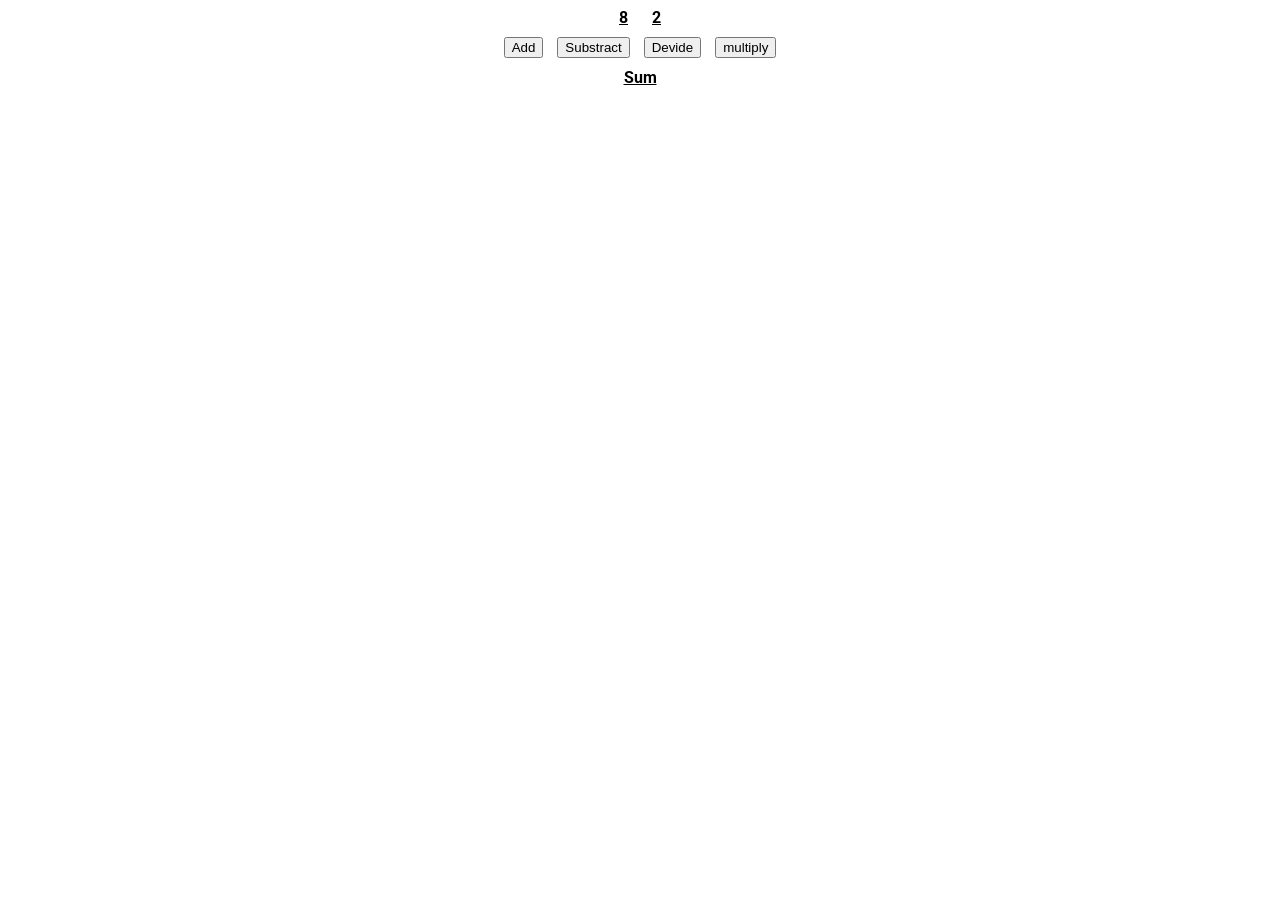
<file: basic calculator/index.html>
<!DOCTYPE html>
<html lang="en">

<head>
    <meta charset="UTF-8">
    <meta name="viewport" content="width=device-width, initial-scale=1.0">
    <link rel="preconnect" href="https://fonts.googleapis.com">
    <link rel="preconnect" href="https://fonts.gstatic.com" crossorigin>
    <link
        href="https://fonts.googleapis.com/css2?family=Happy+Monkey&family=Roboto:ital,wght@0,100..900;1,100..900&display=swap"
        rel="stylesheet">
    <link rel="stylesheet" href="style.css">
    <title>Basic Calculator</title>
</head>

<body>
    <span id="num1-el"></span>
    <span id="num2-el"></span>
    <br>
    <button onclick="add()">Add</button>
    <button onclick="substract()">Substract</button>
    <button onclick="devide()">Devide</button>
    <button onclick="multiply()">multiply</button>
    <br>
    <span id="sum-el"> Sum</span>

    <script src="app.js"></script>
</body>

</html>
</file>
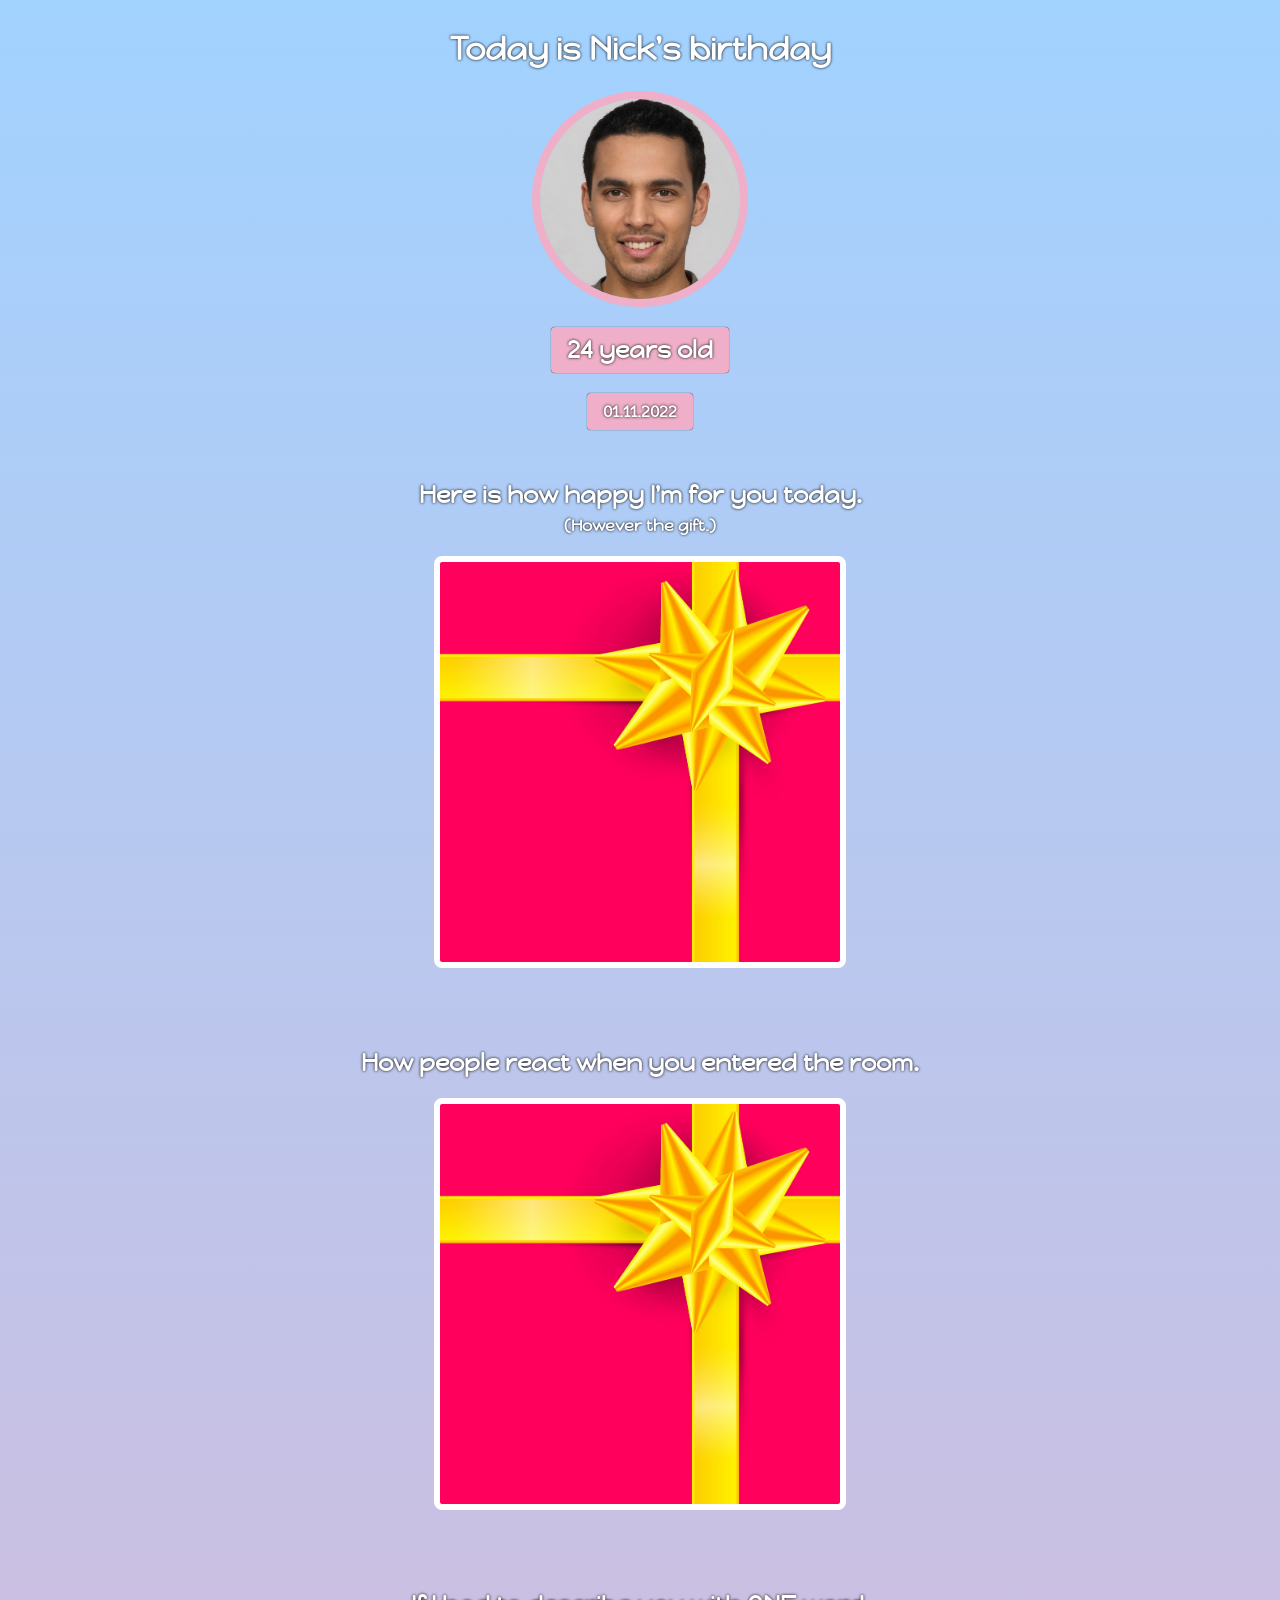
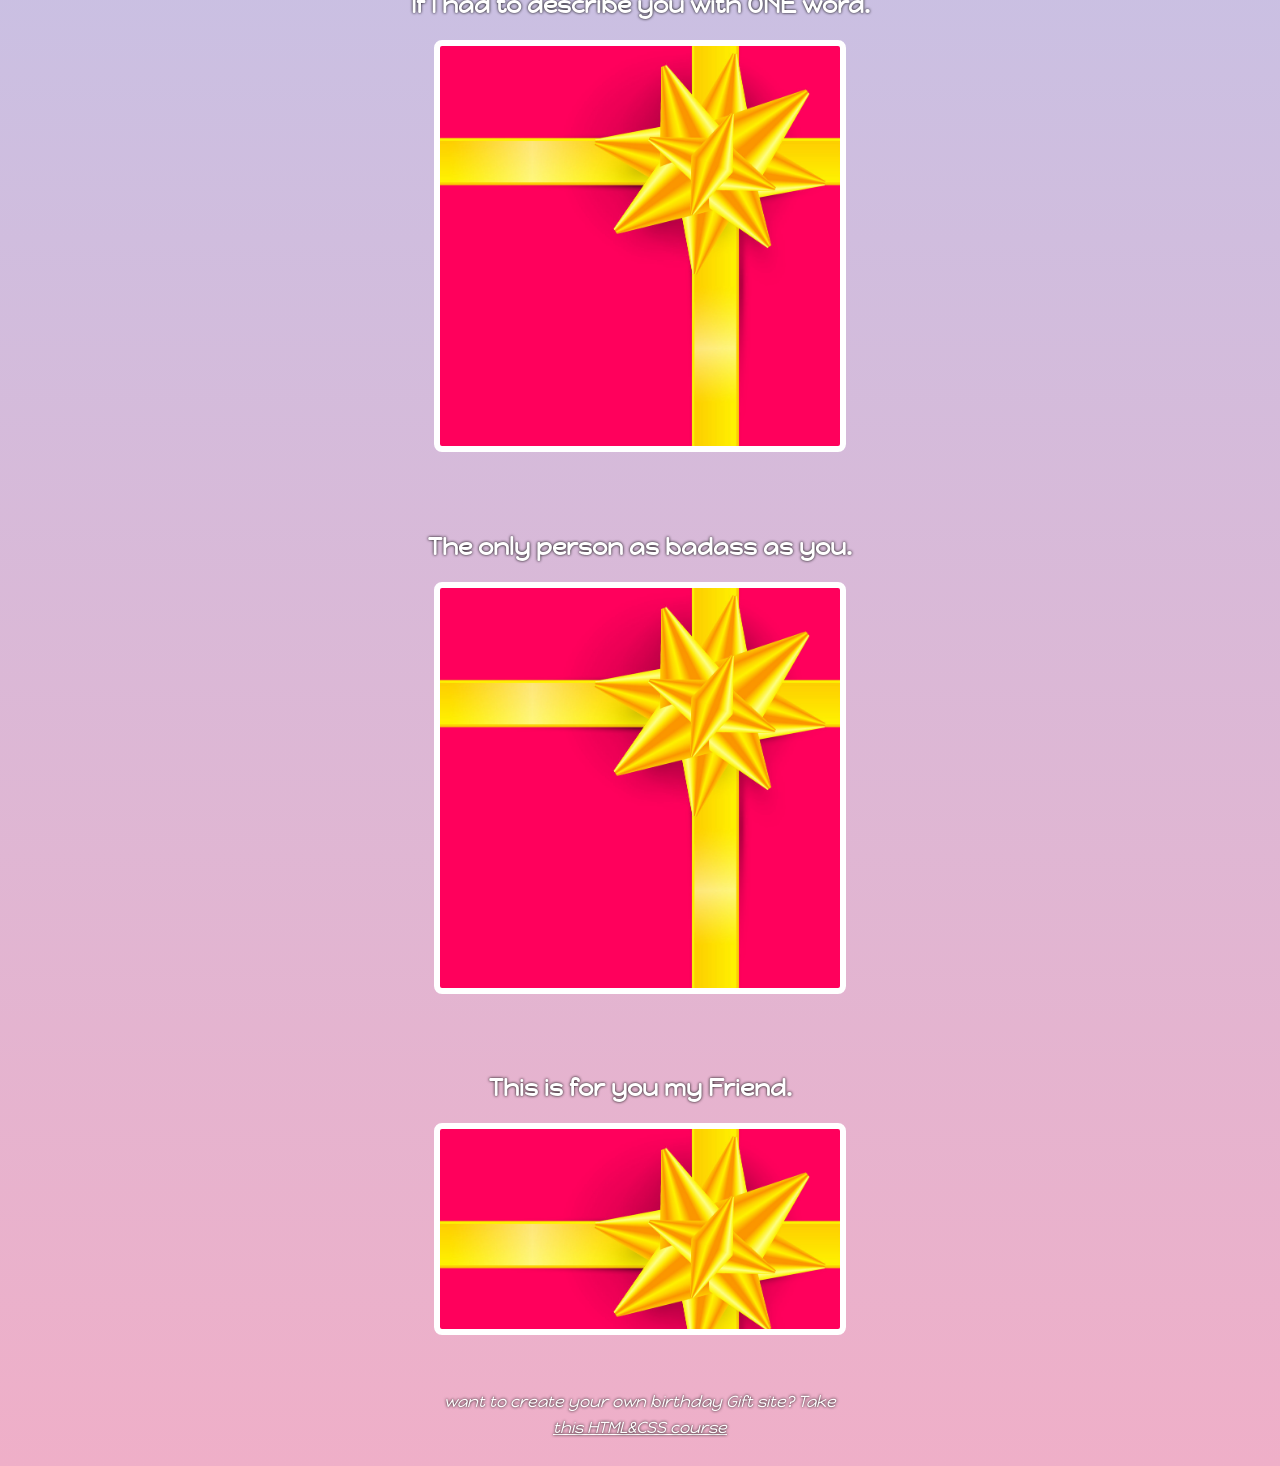
<file: birthGiftSite/index.html>
<!DOCTYPE html>
<html lang="en">

<head>
    <meta charset="UTF-8">
    <meta name="viewport" content="width=device-width, initial-scale=1.0">
    <link rel="preconnect" href="https://fonts.googleapis.com">
    <link rel="preconnect" href="https://fonts.gstatic.com" crossorigin>
    <link href="https://fonts.googleapis.com/css2?family=Happy+Monkey&display=swap" rel="stylesheet">
    <link rel="stylesheet" href="style.css">
    <title>Birthday Gift</title>
</head>

<body>
    <h1>Today is Nick's birthday</h1>
    <img src="./images/nick.jpg" alt="nick looking at the camera and smiling" class="nick-img">
    <h2 id="age">24 years old</h2>
    <h4 id="date">01.11.2022</h4>
    <div class="gift-section">
        <h2 class="gift-text">Here is how happy I'm for you today.</h2>
        <h4 class="gift-hint">(However the gift.)</h4>
        <div class="gift-img hover-gif1"></div>
    </div>
    <div class="gift-section">
        <h2 class="gift-text">How people react when you entered the room.</h2>
        <div class="gift-img hover-gif2"></div>
    </div>
    <div class="gift-section">
        <h2 class="gift-text">If I had to describe you with ONE word.</h2>
        <div class="gift-img hover-gif3"></div>
    </div>
    <div class="gift-section">
        <h2 class="gift-text">The only person as badass as you.</h2>
        <div class="gift-img hover-gif4"></div>
    </div>
    <div class="gift-section" >
        <h2 class="gift-text">This is for you my Friend.</h2>
        <div class="gift-img hover-gif5" id="final-gift-section"></div>
    </div>
    <p class="footer-txt">want to create your own birthday Gift site? Take</p>
    <a href="https://scrimba.com/learn/htmlandcss" class="link"> this HTML&CSS course</a>
</body>

</html>
</file>
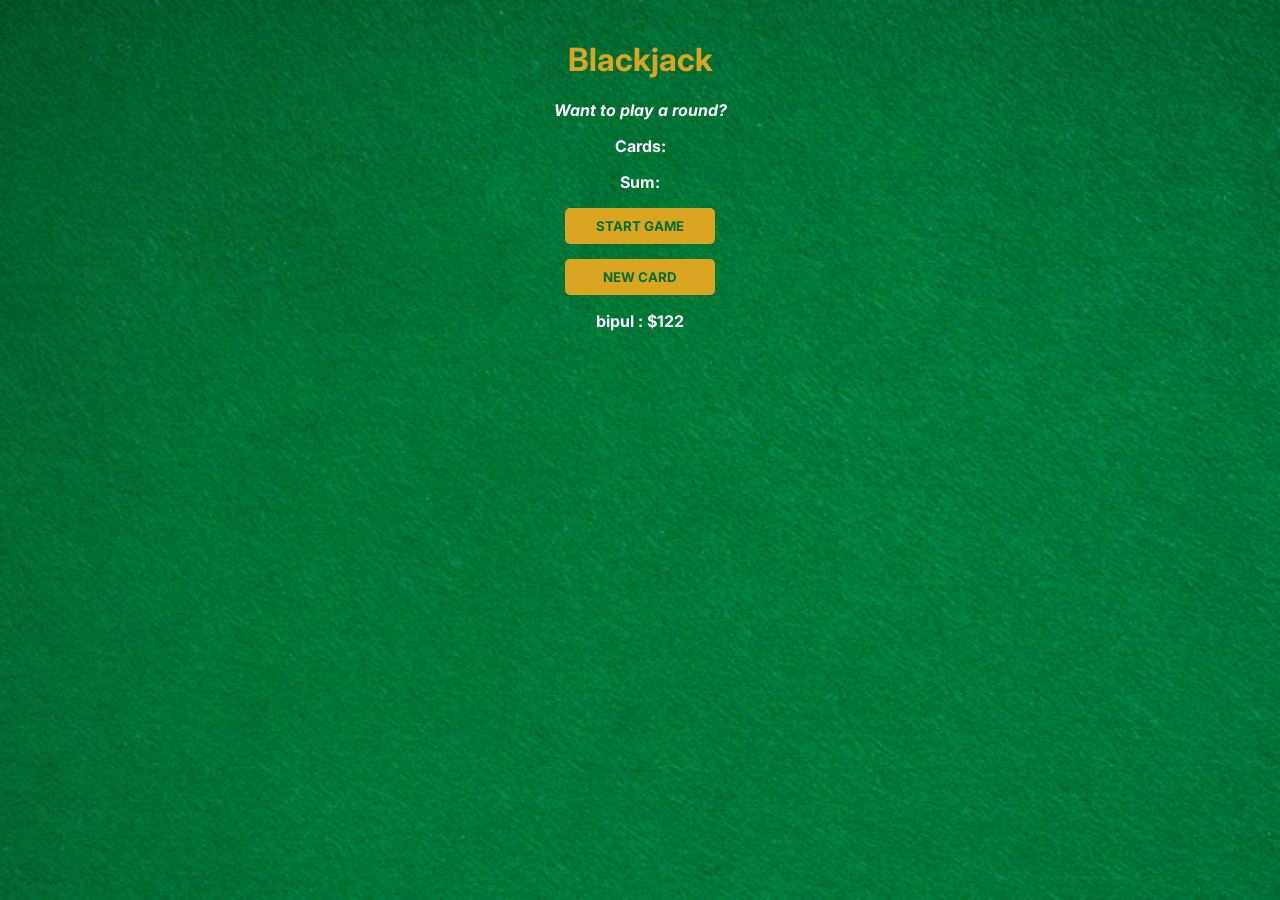
<file: blackjack game/index.html>
<!DOCTYPE html>
<html lang="en">

<head>
    <meta charset="UTF-8">
    <meta name="viewport" content="width=device-width, initial-scale=1.0">
    <link rel="preconnect" href="https://fonts.googleapis.com">
    <link rel="preconnect" href="https://fonts.gstatic.com" crossorigin>
    <link href="https://fonts.googleapis.com/css2?family=Happy+Monkey&family=Inter:ital,opsz,wght@0,14..32,100..900;
        1,14..32,100..900&family=Roboto:ital,wght@0,100..900;1,100..900&display=swap" rel="stylesheet">
    <link rel="stylesheet" href="style.css">
    <title>Document</title>
</head>

<body>

<h1>Blackjack</h1>
<p id="message-el">Want to play a round?</p>
<p id="card-el">Cards:</p>
<p id="sum-el">Sum:</p>
<button onclick="startGame()">START GAME</button>
<button onclick="newCard()">NEW CARD</button>
<p id="plyer-el"></p>


    <script src="app.js"></script>
</body>

</html>
</file>
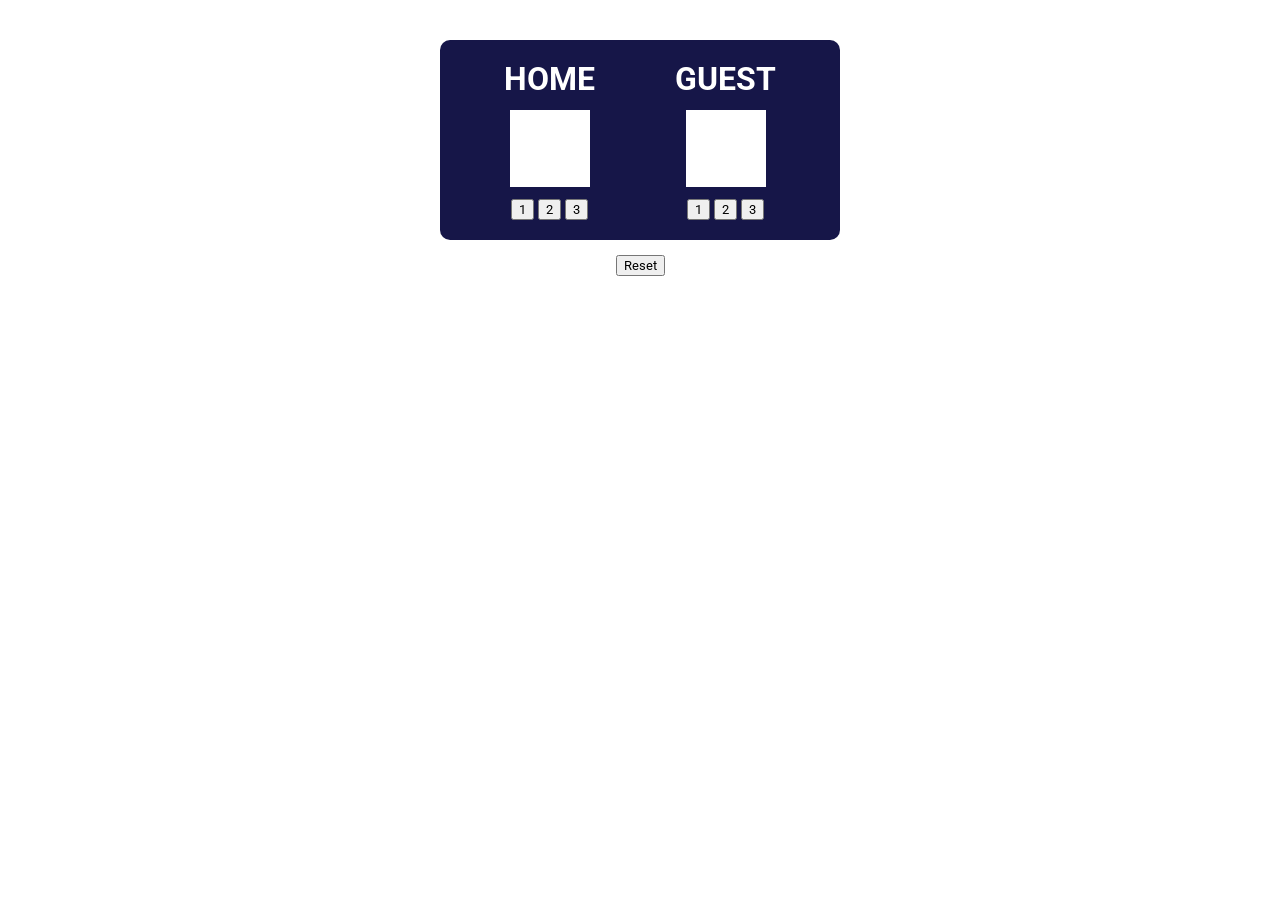
<file: BusketBall Score Board/index.html>
<!DOCTYPE html>
<html lang="en">

<head>
    <meta charset="UTF-8">
    <meta name="viewport" content="width=device-width, initial-scale=1.0">
    <link rel="preconnect" href="https://fonts.googleapis.com">
    <link rel="preconnect" href="https://fonts.gstatic.com" crossorigin>
    <link
        href="https://fonts.googleapis.com/css2?family=Happy+Monkey&family=Roboto:ital,wght@0,100..900;1,100..900&display=swap"
        rel="stylesheet">
    <link rel="stylesheet" href="style.css">
    <title>Busketball Score</title>
</head>

<body>
    <div class="container">
        <div class="section">
            <h1 class="heading">HOME</h1>
            <div class="score">
                <h1 id="teamOne"></h1>
            </div>
            <div class="increments">
                <button onclick="addOne()">1</button>
                <button onclick="addTwo()">2</button>
                <button onclick="addThree()">3</button>
            </div>
        </div>
        <div class="section">
            <h1 class="heading">GUEST</h1>
            <div class="score">
                <h1 id="teamTwo"></h1>
            </div>
            <div class="increments">
                <button onclick="guestAddOne()">1</button>
                <button onclick="guestAddTwo()">2</button>
                <button onclick="guestAddThree()">3</button>
            </div>
        </div>
    </div>
    <div class="reset">
        <button onclick="reset()">Reset</button>
    </div>


    <script src="app.js"></script>
</body>

</html>
</file>
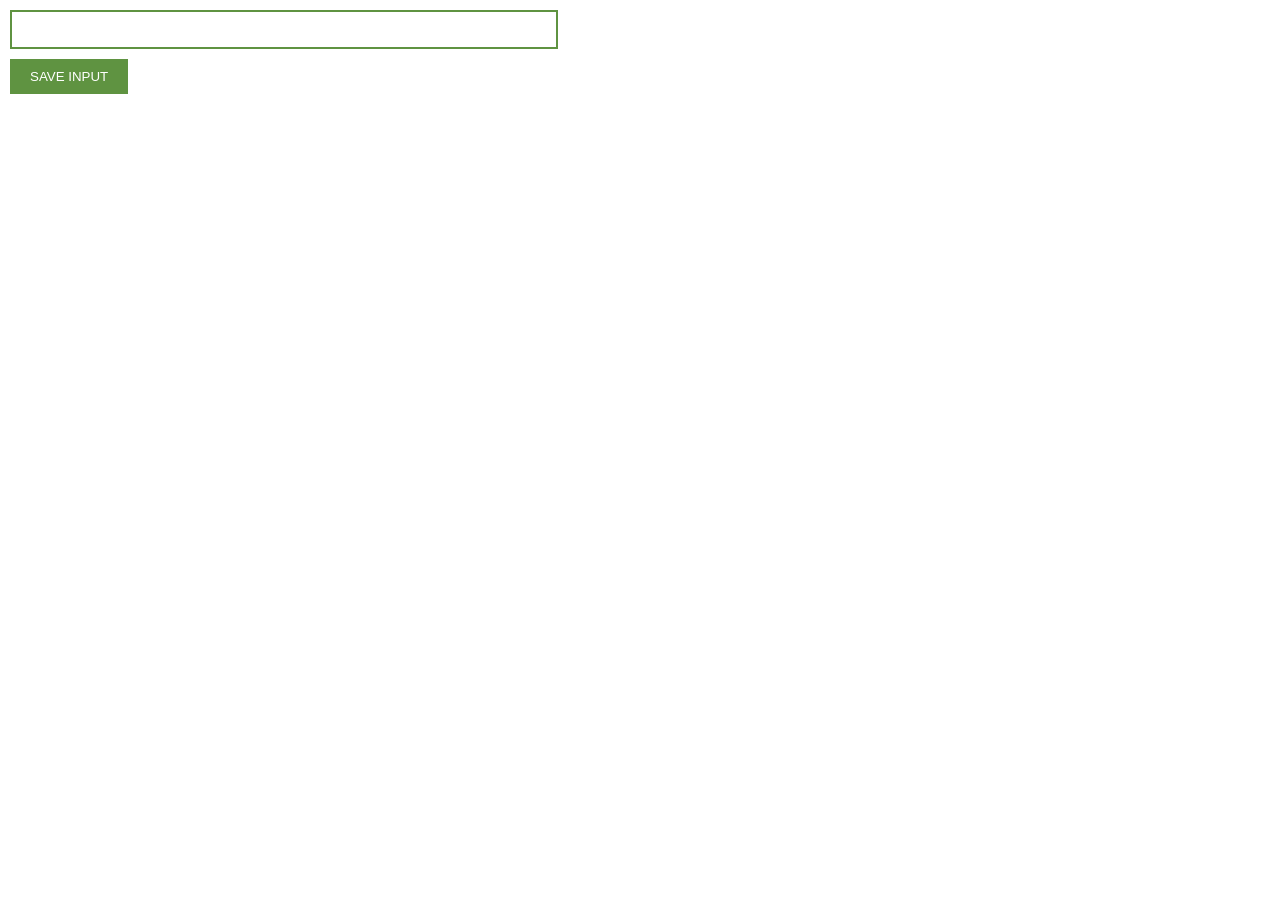
<file: chrome Extention/index.html>
<!DOCTYPE html>
<html lang="en">

<head>
    <meta charset="UTF-8">
    <meta name="viewport" content="width=device-width, initial-scale=1.0">
    <link rel="stylesheet" href="style.css">
    <title>Chrome Extention</title>
</head>

<body>
    <input type="text" id="input-el">
    <button id="input-btn">SAVE INPUT</button>
    <ul id="ul-El"></ul>


    <script src="app.js"></script>
</body>

</html>
</file>
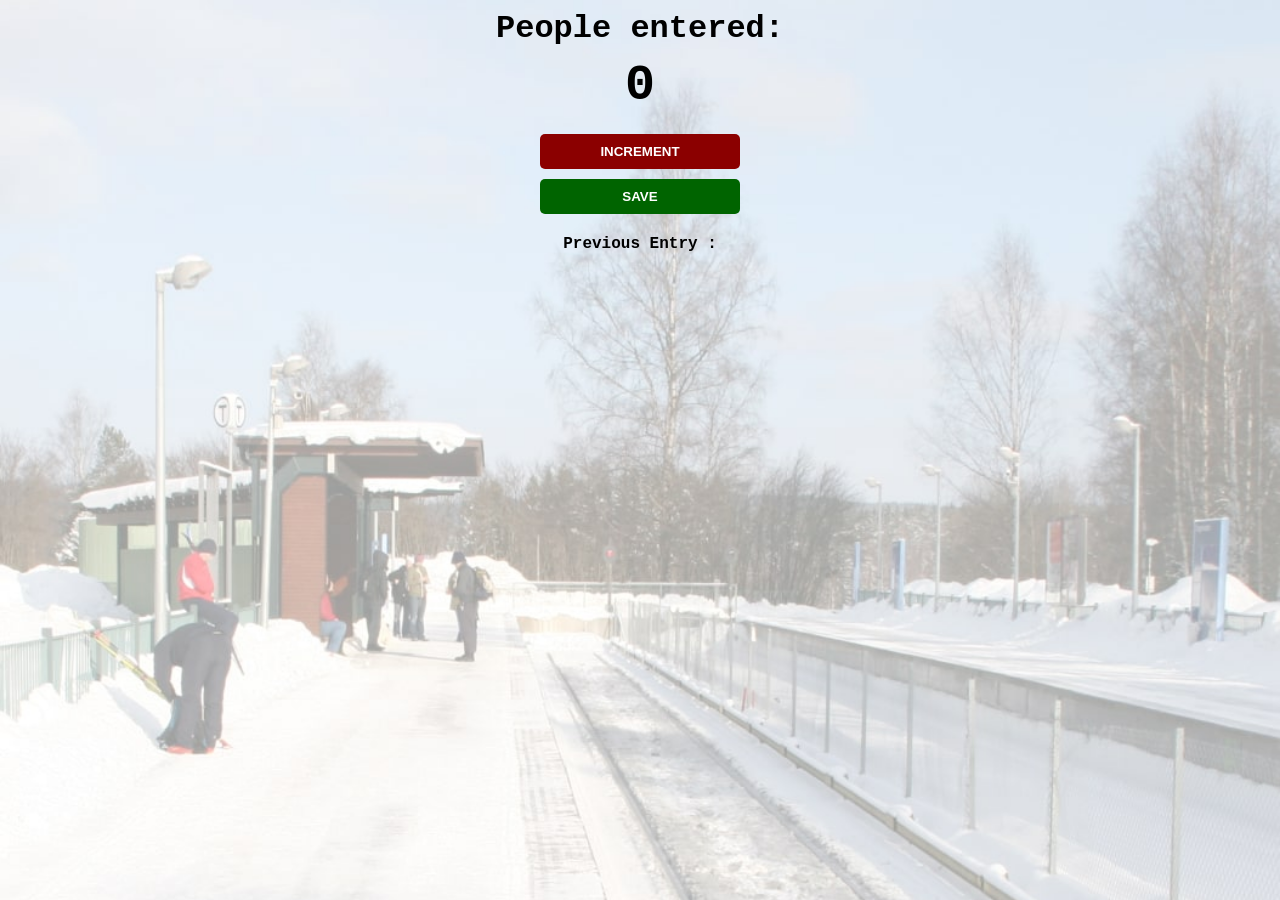
<file: counter app/index.htm>
<!DOCTYPE html>
<html lang="en">

<head>
    <meta charset="UTF-8">
    <meta name="viewport" content="width=device-width, initial-scale=1.0">
    <link rel="stylesheet" href="style.css">
    <title>Counter app</title>
</head>

<body>
    <h1>People entered:</h1>
    <h2 id="count-el">0</h2>
    <button id="increment-btn" onclick="increment()">INCREMENT</button>
    <button id="save-btn" onclick="save()">SAVE</button>

    <h4 id="save-El">Previous Entry :</h4>

    <script src="app.js"></script>
</body>

</html>
</file>
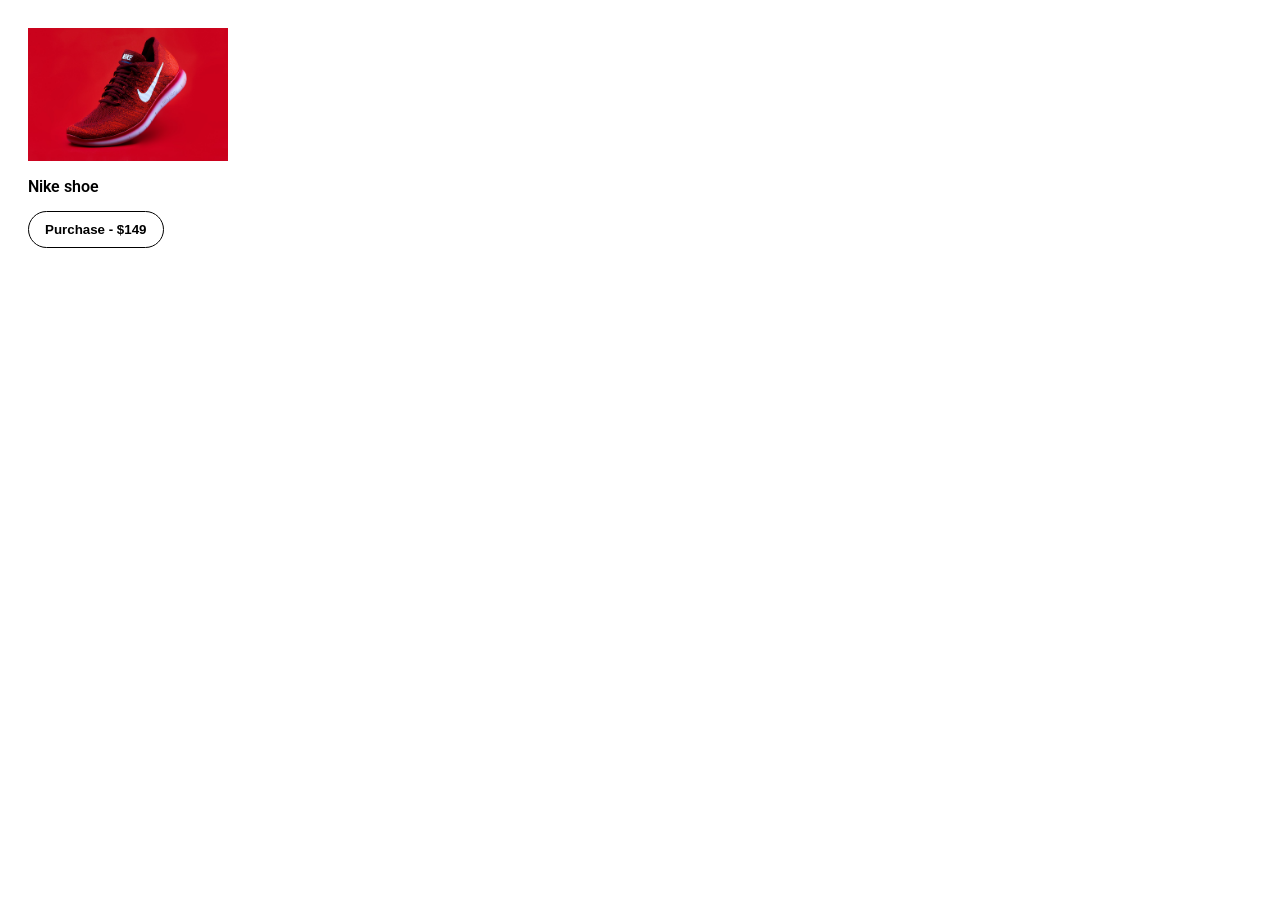
<file: error printing/index.html>
<!DOCTYPE html>
<html lang="en">

<head>
    <meta charset="UTF-8">
    <meta name="viewport" content="width=device-width, initial-scale=1.0">
    <link rel="preconnect" href="https://fonts.googleapis.com">
    <link rel="preconnect" href="https://fonts.gstatic.com" crossorigin>
    <link
        href="https://fonts.googleapis.com/css2?family=Happy+Monkey&family=Roboto:ital,wght@0,100..900;1,100..900&display=swap"
        rel="stylesheet">
    <link rel="stylesheet" href="style.css">
    <title>Error Printing</title>
</head>

<body>
    <img src="image/shoe.jpeg" alt="nike shoe image">
    <p>Nike shoe</p>
    <button onclick="purchaseBTN()">Purchase - $149</button>
     <p id="error"></p>

     <script src="app.js"></script>
</body>

</html>
</file>
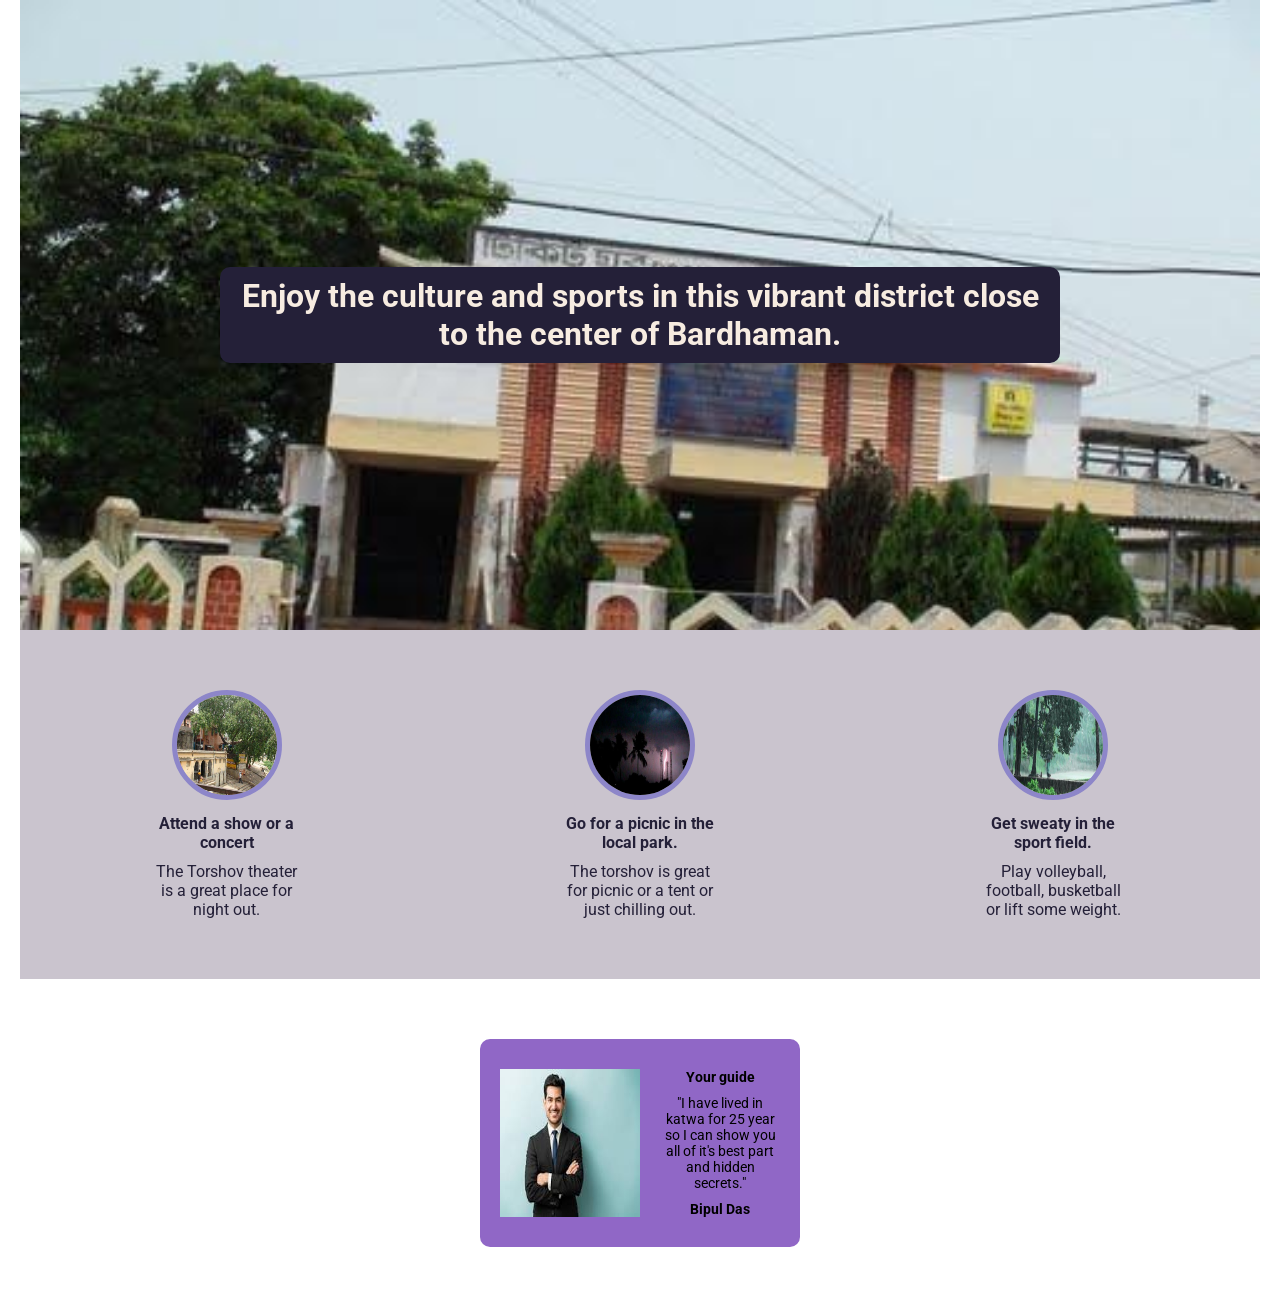
<file: hometownSite/index.html>
<!DOCTYPE html>
<html lang="en">

<head>
    <meta charset="UTF-8">
    <meta name="viewport" content="width=device-width, initial-scale=1.0">
    <link rel="preconnect" href="https://fonts.googleapis.com">
    <link rel="preconnect" href="https://fonts.gstatic.com" crossorigin>
    <link
        href="https://fonts.googleapis.com/css2?family=Happy+Monkey&family=Roboto:ital,wght@0,100..900;1,100..900&display=swap"
        rel="stylesheet">
    <link rel="stylesheet" href="style.css">
    <title>Hometown Exploration</title>
</head>

<body>
    <div class="hero">
        <h1 class="hero-title">Enjoy the culture and sports in this vibrant district close to the center of Bardhaman.
        </h1>
    </div>
    <div class="action">
        <div class="activities">
            <img src="images/ghat.jpg" alt="river side">
            <h4>Attend a show or a concert</h4>
            <p>The Torshov theater is a great place for night out.</p>
        </div>
        <div class="activities">
            <img src="images/lightning.jpg" alt="lightining">
            <h4>Go for a picnic in the local park.</h4>
            <p>The torshov is great for picnic or a tent or just chilling out.</p>
        </div>
        <div class="activities">
            <img src="images/rain..jpg" alt="raining">
            <h4>Get sweaty in the sport field.</h4>
            <p>Play volleyball, football, busketball or lift some weight.</p>
        </div>
    </div>
    <div class="footer-content">
        <img src="images/my-img.jpg" alt=" bipul smiling at camera">
        <div class="footer-txt">
            <h4>Your guide</h4>
            <p>"I have lived in katwa for 25 year so I can show you all of it's best part and hidden secrets."</p>
            <h4>Bipul Das</h4>
        </div>
    </div>

</body>

</html>
</file>
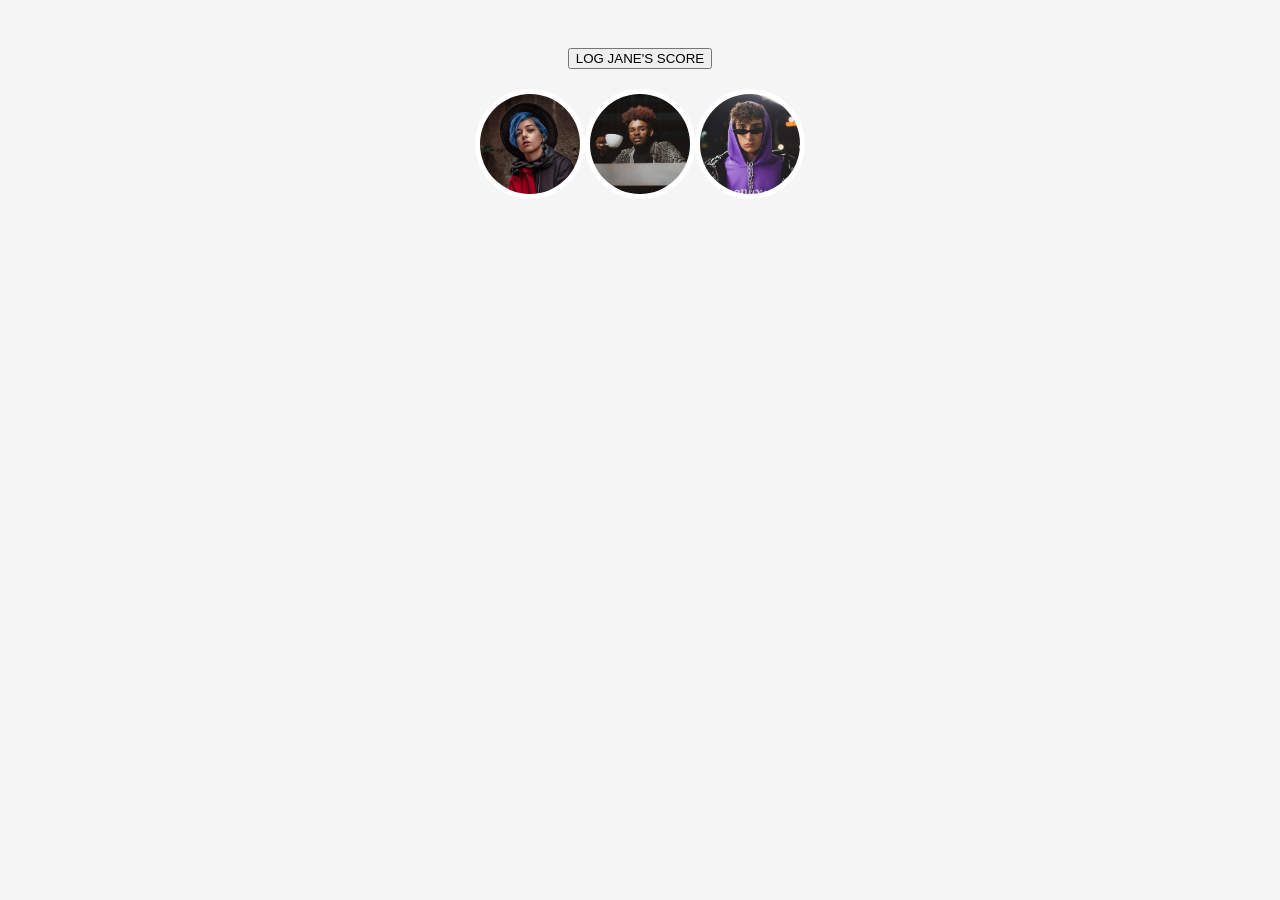
<file: js practice/index.html>
<!DOCTYPE html>
<html lang="en">

<head>
    <meta charset="UTF-8">
    <meta name="viewport" content="width=device-width, initial-scale=1.0">
    <link rel="stylesheet" href="style.css">
    <title>Document</title>
</head>

<body>
    <!-- <div id="apple-shelf"></div>
    <div id="orange-shelf"></div> -->
<button id="data-btn">LOG JANE'S SCORE</button>

<div id="images">
</div>

    <script src="app.js"></script>
</body>

</html>
</file>
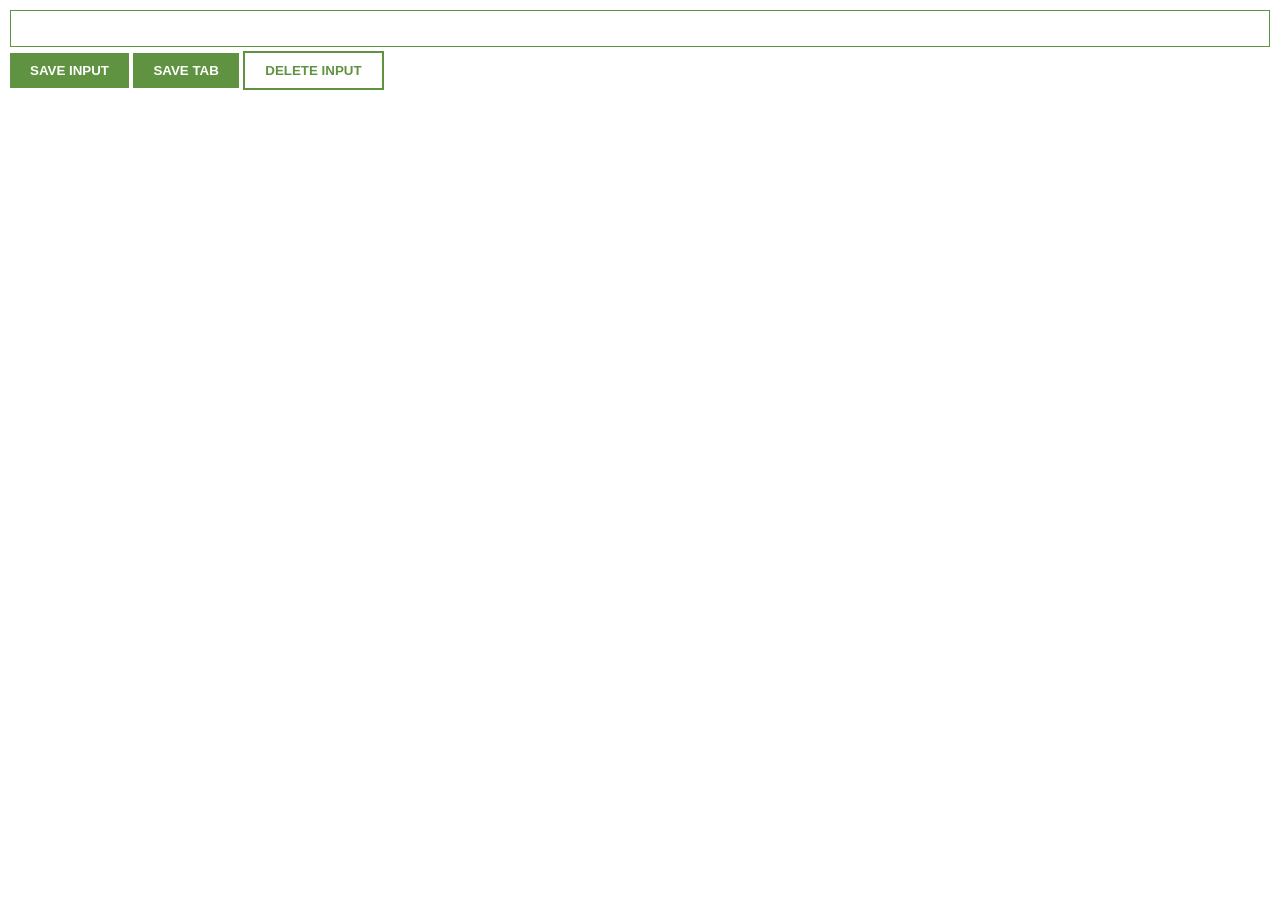
<file: lead tracker/index.html>
<html>
    <head>
        <link rel="stylesheet" href="index.css">
    </head>
    <body>
        <input type="text" id="input-el">
        <button id="input-btn">SAVE INPUT</button>
        <button id="tab-btn">SAVE TAB</button>
        <button id="delete-btn">DELETE INPUT</button>
        <ul id="ul-el">
        </ul>
        <script src="index.js"></script>
    </body>
</html>
</file>
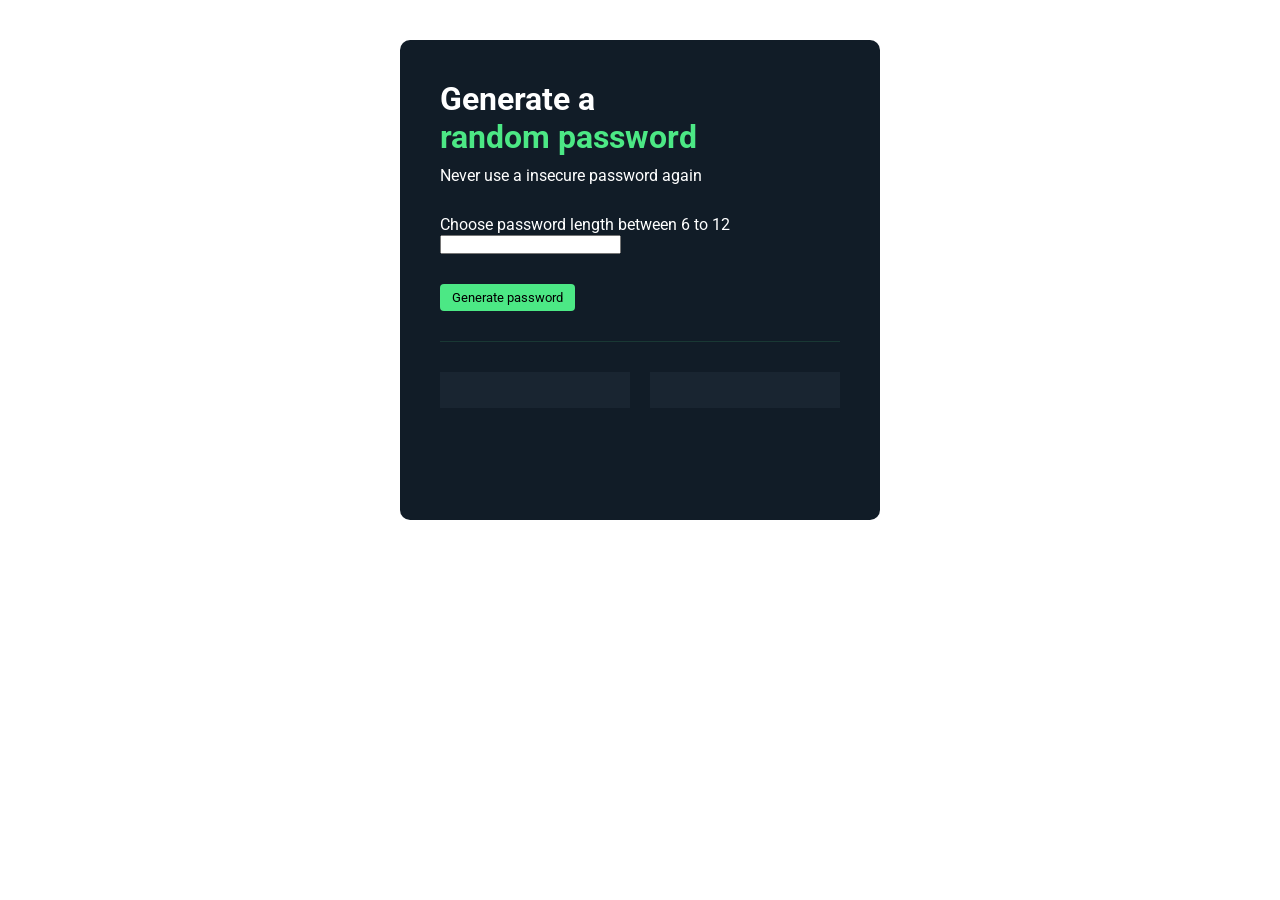
<file: password generator/index.html>
<!DOCTYPE html>
<html lang="en">

<head>
    <meta charset="UTF-8">
    <meta name="viewport" content="width=device-width, initial-scale=1.0">
    <link rel="preconnect" href="https://fonts.googleapis.com">
    <link rel="preconnect" href="https://fonts.gstatic.com" crossorigin>
    <link
        href="https://fonts.googleapis.com/css2?family=Happy+Monkey&family=Inter:ital,opsz,wght@0,14..32,100..900;1,14..32,100..900&family=Roboto:ital,wght@0,100..900;1,100..900&display=swap"
        rel="stylesheet">
    <link rel="stylesheet" href="style.css">
    <title>Document</title>
</head>

<body>
    <div class="container">
        <h1>Generate a</h1>
        <h1 class="green-txt">random password</h1>
        <p class="aware-msg">Never use a insecure password again</p>
        <p>Choose password length between 6 to 12</p>
        <input type="number" placeholder="" id="length-el">
        <button id="Generate-btn" onclick="generateFn()">Generate password</button>
        <div class="border"></div>
        <div class="genarated-PW">
            <p id="password-el"></p>
            <p id="password-el2"></p>
        </div>
    </div>


    <script src="app.js"></script>
</body>

</html>
</file>
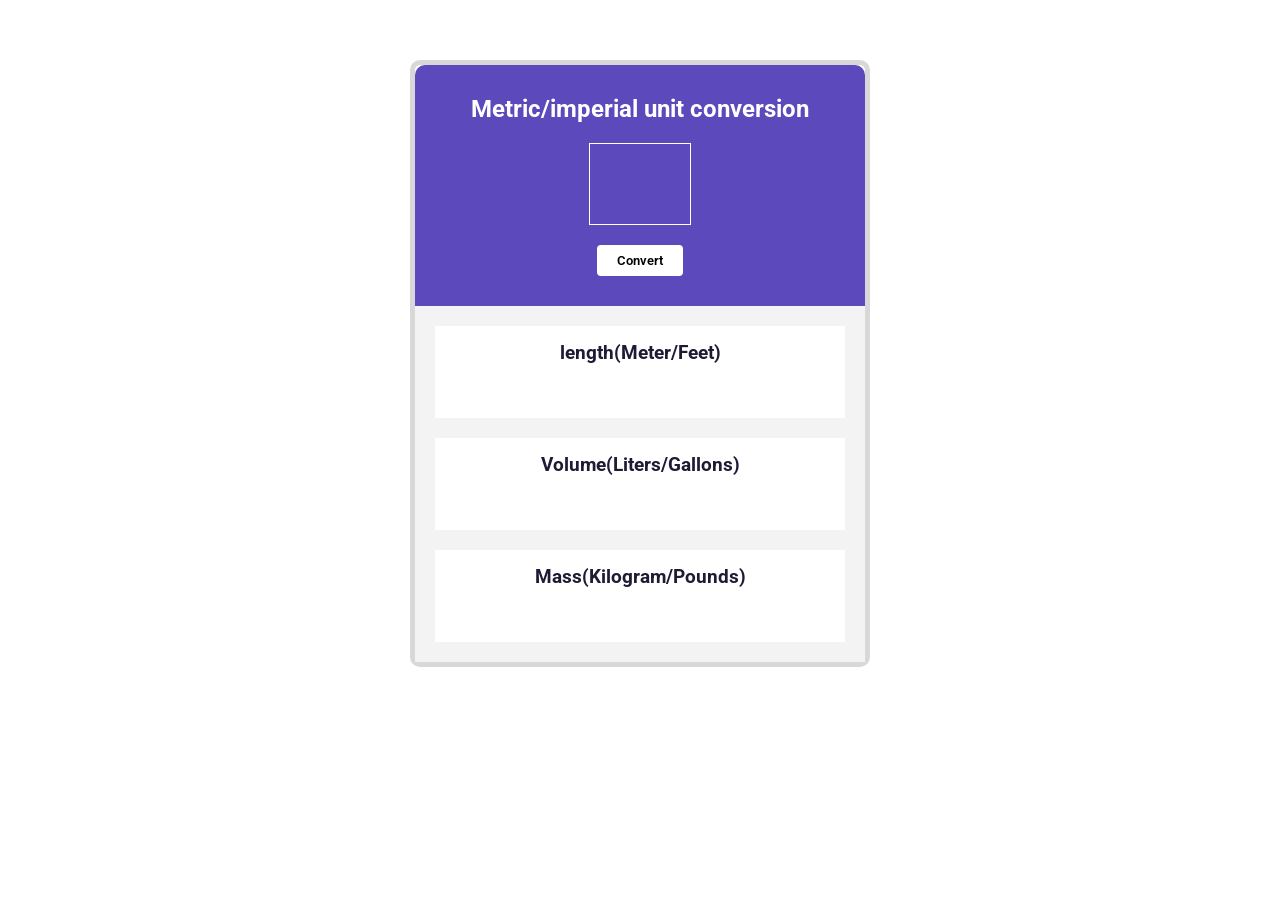
<file: unit converter/index.html>
<!DOCTYPE html>
<html lang="en">

<head>
    <meta charset="UTF-8">
    <meta name="viewport" content="width=device-width, initial-scale=1.0">
    <link rel="preconnect" href="https://fonts.googleapis.com">
    <link rel="preconnect" href="https://fonts.gstatic.com" crossorigin>
    <link
        href="https://fonts.googleapis.com/css2?family=Happy+Monkey&family=Inter:ital,opsz,wght@0,14..32,100..900;1,14..32,100..900&family=Roboto:ital,wght@0,100..900;1,100..900&display=swap"
        rel="stylesheet">
    <link rel="stylesheet" href="style.css">
    <title>Document</title>
</head>

<body>
    <div class="hero">
        <h2>Metric/imperial unit conversion</h2>
        <input id="input-el" type="number">
        <button id="converter-btn">Convert</button>
    </div>

    <div class="result-sec">
        <div class="outputBox">
            <h3>length(Meter/Feet)</h3>
            <p id="length-el"></p>
        </div>
        <div class="outputBox">
            <h3>Volume(Liters/Gallons)</h3>
            <p id="volume-el"></p>
        </div>
        <div class="outputBox">
            <h3>Mass(Kilogram/Pounds)</h3>
            <p id="mass-el"></p>
        </div>
    </div>



    <script src="app.js"></script>
</body>

</html>
</file>
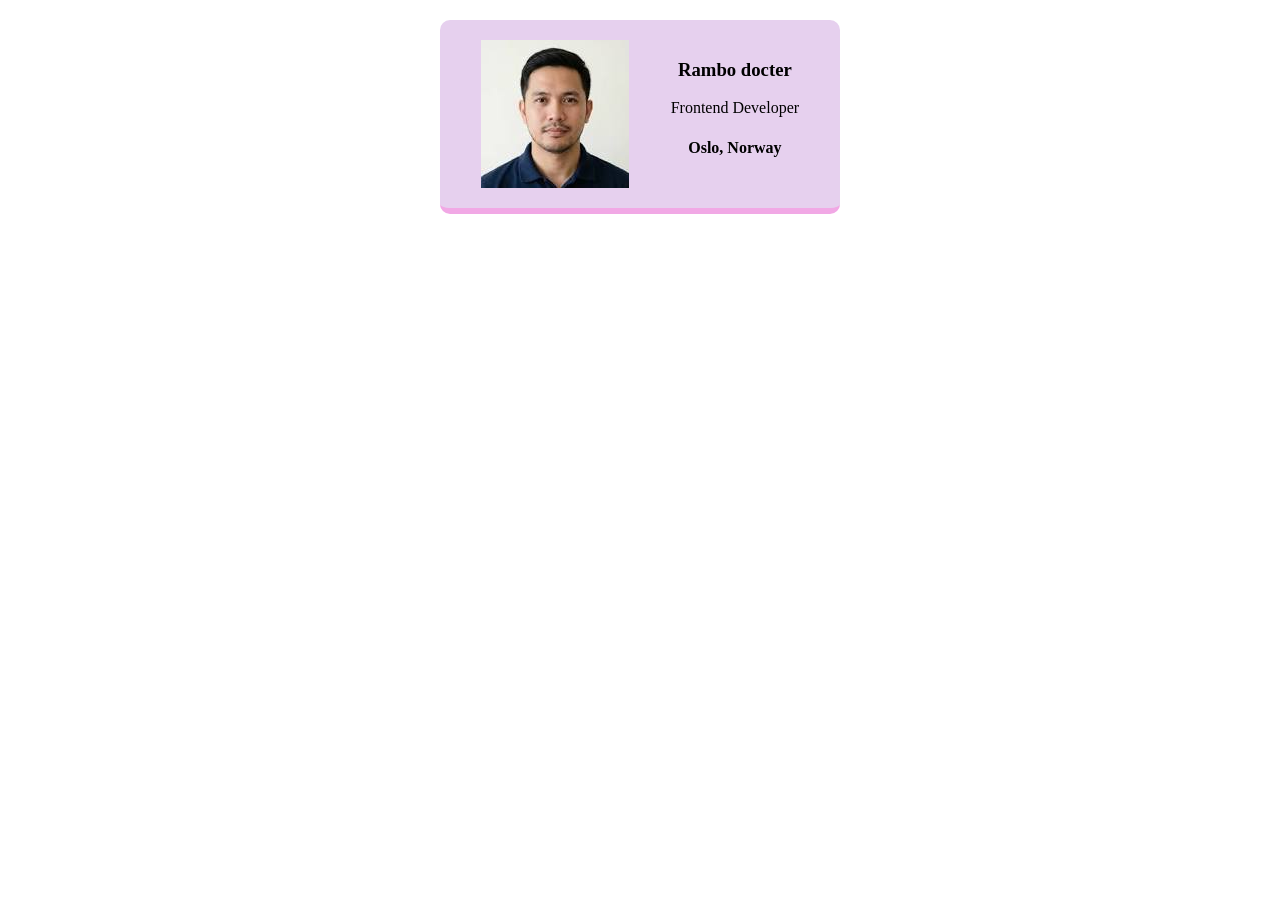
<file: BUsinessCard/businessCard.html>
<!DOCTYPE html>
<html lang="en">
<head>
    <meta charset="UTF-8">
    <meta name="viewport" content="width=device-width, initial-scale=1.0">
    <link rel="stylesheet" href="style.css">
    <title>business card</title>
</head>
<body>
<div class ="card">
    <img src="./image/face.jpg" alt="rambo dogter smile and looking at the camera" srcset="">
    <div class="textPart">
        <h3>Rambo docter</h3>
        <p>Frontend Developer</p>
        <h4>Oslo, Norway</h4>
    </div>
</div>
    
</body>
</html>
</file>
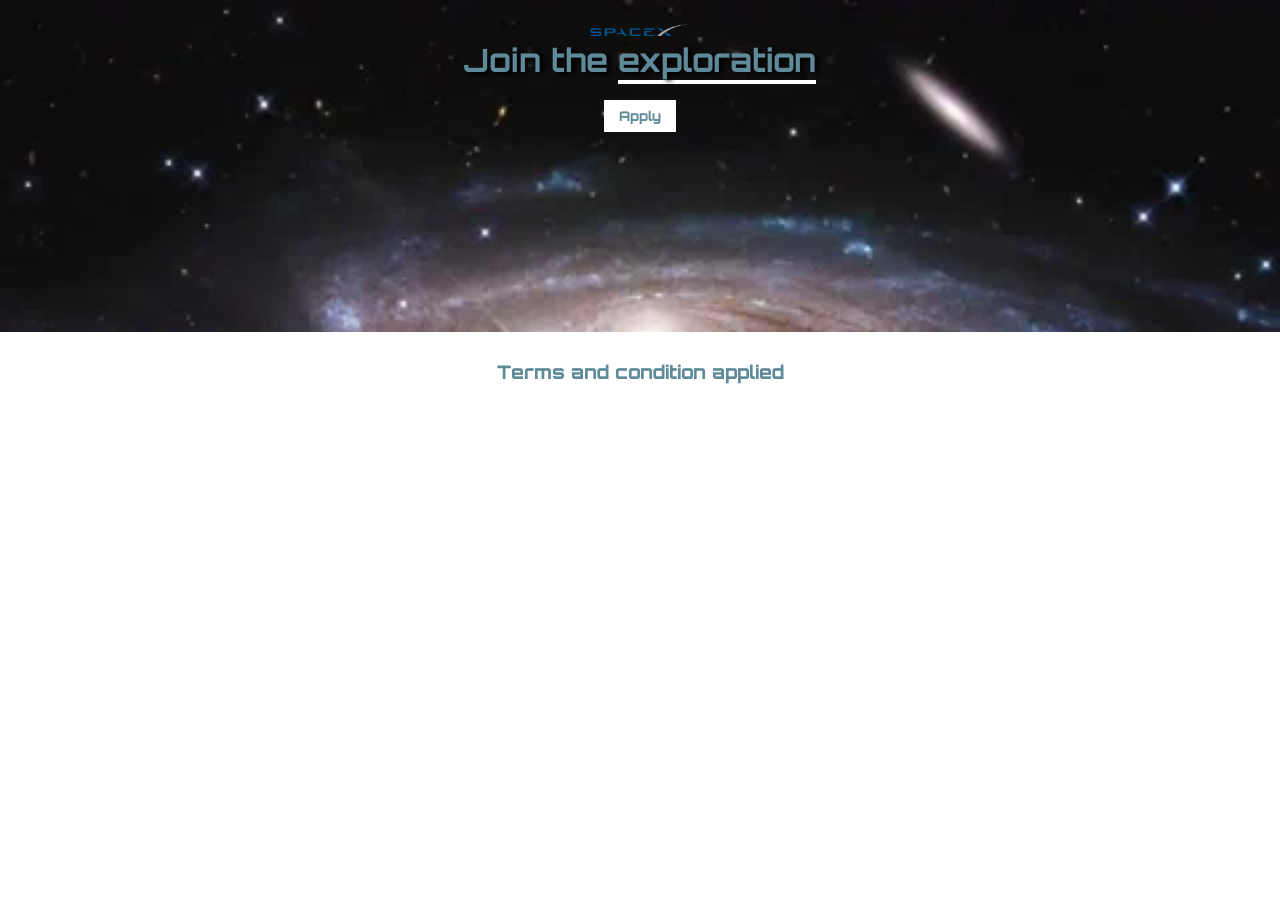
<file: sapce Exploration site/spaceSite.html>
<!DOCTYPE html>
<html lang="en">

<head>
    <meta charset="UTF-8">
    <meta name="viewport" content="width=device-width, initial-scale=1.0">
    <link rel="stylesheet" href="style.css">
    <!-- <link rel="preconnect" href="https://fonts.googleapis.com">
    <link rel="preconnect" href="https://fonts.gstatic.com" crossorigin>
    <link href="https://fonts.googleapis.com/css2?family=Orbitron:wght@400..900&display=swap" rel="stylesheet"> -->
    <title>space exploration</title>
</head>

<body>
    <div class="hero">
        <img src="./image/spacex.png" alt="spacex brand logo" id="logo">
        <h1 class="title">Join the <span class="underline">exploration</span> </h1>
        <button class="btn">Apply</button>
    </div>
    <h3 class="btn">Terms and condition applied</h3>
</body>

</html>
</file>
<file: basic calculator/style.css>
body {
    font-family: "Roboto", sans-serif;
    text-align: center;
    font-weight: bold;
}

span {
    text-decoration: underline;
    margin: 10px;
}

button {
    margin: 10px 5px;
}
</file>
<file: birthGiftSite/style.css>
body {
    font-family: "Happy Monkey", system-ui;
    text-align: center;
    background: linear-gradient(#a2d2ff, #efafc8);
    color: #fff;
    display: flex;
    flex-direction: column;
    align-items: center;
}


.nick-img {
    margin-bottom: 10px;
    width: 200px;
    border-radius: 50%;
    border: 8px solid #efafc8;
}


h1,
h2,
h4,
p {
    text-shadow: 0 0 3px black;
}


#age,
#date {
    background-color: #efafc8;
    /* max-width: fit-content;
    margin: 20px auto; */
    margin: 10px;
    padding: 8px 16px;
    border-radius: 4px;
    box-shadow: 0 0 1px black;
}

.gift-section {
    margin: 20px 0 20px 0;
}

.gift-text {
    margin-bottom: 5px;
}


.gift-hint {
    margin: 0;
}

.gift-img {
    width: 400px;
    height: 400px;
    margin: 20px auto;
    border: 6px solid #ffffff;
    border-radius: 8px;
    background-image: url("images/gift-cover.jpg");
    background-size: cover;
}


.hover-gif1:hover {
    background-image: url("./images/happy.gif");
}


.hover-gif2:hover {
    background-image: url("./images/hot.gif");
}


.hover-gif3:hover {
    background-image: url("./images/genius.gif");
}


.hover-gif4:hover {
    background-image: url("./images/badass.gif");
}

#final-gift-section {
    height: 200px;
}

.hover-gif5:hover {
    background-image: url("./images/cheers.gif");
}

.footer-txt {
    margin-bottom: 5px;
    font-style: italic;
}

.link {
    color: #fff;
    text-decoration: underline;
    text-shadow: 0 0 3px black;
    margin-bottom: 20px;
    padding: 0;
    font-style: italic;
}
</file>
<file: blackjack game/style.css>
body {
    font-family: "Inter", sans-serif;
    text-align: center;
    font-weight: bold;
    background-image: url(images/table.png);
    background-size: cover;
    color: white;
}

h1 {
    color: goldenrod;
    margin-top: 40px;
}

#message-el {
    font-style: italic;
}

button {
    font-family: "Inter", sans-serif;
    font-weight: bold;
    padding: 10px 15px;
    border-radius: 5px;
    border: none;
    background: goldenrod;
    color: #016f32;
    width: 150px;
    display: block;
    margin: 0 auto 15px auto;
}
</file>
<file: BusketBall Score Board/style.css>
* {
    margin: 0;
    font-family: "Roboto", sans-serif;
}

body {
    color: white;
    text-align: center;
}

.container {
    display: flex;
    justify-content: center;
    margin:40px auto 15px auto;
    height: 200px;
    width: 400px;
    background: rgb(22, 22, 72);
    border-radius: 10px;
}

.section {
    margin: 20px 40px;
    display: flex;
    flex-direction: column;
    align-items: center;
    gap: 12px;
}

.score {
    height: 80px;
    width: 80px;
    background: white;
    display: flex;
    justify-content: center;
    align-items: center;
}

#teamOne{
    color: black;
}

#teamTwo{
    color: black;
}
</file>
<file: chrome Extention/style.css>
body {
    margin: 0;
    padding: 10px;
    font-family: Arial, Helvetica, sans-serif;
}

input {
    padding: 10px 20px;
    width: 40%;
    border: 2px solid #5f9341;
    margin-bottom: 10px;
    display: block;
    outline: none;
}

button {
    border: none;
    color: white;
    background: #5f9341;
    padding: 10px 20px;
}

input[type="text"]:focus,
textarea:focus {
    background-color: #f0fdf4;
}

ul {
    margin-top: 20px;
    list-style: none;
    padding-left: 0;
}

li {
    margin-top: 5px;
}

a {
    color: #5f9341;
}
</file>
<file: counter app/style.css>
body {
    background-image: url(station.jpg);
    background-size: cover;
    font-family: 'Courier New', Courier, monospace;
    font-weight: bold;
    text-align: center;
}

h1 {
    margin: 10px 0;
}

h2 {
    font-size: 50px;
    margin-top: 0;
    margin-bottom: 20px;
}

button{
    display: block;
    margin: 10px auto;
    border: none;
    padding-top: 10px;
    padding-bottom: 10px;
    color: white;
    font-weight: bold;
    width: 200px;
    border-radius: 5px;
}

#increment-btn {
    background: darkred;
}

#save-btn{
    background: darkgreen;
}
</file>
<file: error printing/style.css>
body {
    background: white;
    padding: 20px;
    font-family: "Roboto", sans-serif;    
}

img{
    width: 200px;
    display: block;
}

p{
    font-weight: 600;
    margin-bottom: 5px;
}

button{
    background: white;
    margin-top: 10px;
    color: black;
    border: 1px solid black;
    padding: 10px 16px;
    font-weight: bold;
    cursor: pointer;
    border-radius: 20px;

}

#error{
    color: red;
    font-weight: 200;
}
</file>
<file: hometownSite/style.css>
* {
    margin: 0;
    padding: 0;
    font-family: "Roboto", sans-serif;
    text-align: center;
}


body {
    margin: 0 20px;
}

.hero {
    background-image: url("images/katwa.jpg");
    background-size: cover;
    height: 70vh;
    display: flex;
    justify-content: center;
    align-items: center;
}

.hero-title {
    color: #F7ECE1;
    width: 800px;
    background-color: #242038;
    padding: 10px 20px;
    border-radius: 10px;
}

.action {
    padding: 60px 0;
    margin-bottom: 60px;
    display: flex;
    justify-content: space-around;
    color: #242038;
    background-color: #CAC4CE;
}

.activities {
    width: 150px;
}

.activities img {
    height: 100px;
    width: 100px;
    border: 5px solid #8D86C9;
    border-radius: 50%;
}

.activities h4 {
    margin: 10px 0;
}

.footer-content {
    padding: 30px 20px;
    border-radius: 10px;
    margin: 60px auto;
    display: flex;
    /* justify-content: center;
    align-items: center; */
    background-color: #9067C6;
    width: max-content;
}

.footer-content img {
    width: 140px;
    margin-right: 20px;
}


.footer-txt {
    font-size: 14px;
    width: 120px;
}

.footer-txt p {
    margin: 10px 0;
}
</file>
<file: js practice/style.css>
body {
    padding: 40px;
    background: whitesmoke;
    text-align: center;
}

#apple-shelf {
    background: lightcoral;
    border-radius: 10px;
    height: 30px;
    margin: 10px 0;
}

#orange-shelf {
    background: lightsalmon;
    border-radius: 10px;
    height: 30px;
}


#images img{
    margin-top: 20px;
    width: 100px;
    border-radius: 50%;
    border: 5px solid white
}
</file>
<file: lead tracker/index.css>
body {
    margin: 0;
    padding: 10px;
    font-family: Arial, Helvetica, sans-serif;
    min-width: 400px;
}

input {
    width: 100%;
    padding: 10px;
    box-sizing: border-box;
    border: 1px solid #5f9341;
    margin-bottom: 4px;
}

button {
    background: #5f9341;
    color: white;
    padding: 10px 20px;
    border: none;
    font-weight: bold;
}

#delete-btn {
    background: #fff;
    color: #5f9341;
    padding: 10px 20px;
    border: 2px solid #5f9341;
    font-weight: bold;

}


ul {
    margin-top: 20px;
    list-style: none;
    padding-left: 0;
}

li {
    margin-top: 5px;
}

a {
    color: #5f9341;
}
</file>
<file: password generator/style.css>
* {
    font-family: "Roboto", sans-serif;
    margin: 0;
    padding: 0;
}

.container {
    width: 400px;
    height: 400px;
    background-color: #111c27;
    color: white;
    padding: 40px;
    margin: 40px auto;
    border-radius: 10px;
}

.green-txt {
    color: #4ce885;
}

.aware-msg {
    margin: 10px 0 30px 0;
}

#Generate-btn {
    display: block;
    margin-top: 30px;
    background-color: #4ce885;
    padding: 6px 12px;
    border: none;
    border-radius: 4px;
}

.border{
    border-bottom: 1px solid #4ce88523;
    margin: 30px 0;
}

.genarated-PW{
    display: flex;
    /* justify-content: space-around; */
    gap: 20px;
}

.genarated-PW p{
    height: 24px;
    width: 180px;
    background-color: #192531;
    padding: 6px 12px;
}
</file>
<file: unit converter/style.css>
* {
    margin: 0;
    padding: 0;
    font-family: "Roboto", sans-serif;
}

body {
    margin: 60px auto 0 auto;
    border: 5px solid #d8d8d8;
    border-radius: 10px;
    width: 450px;
}


.hero {
    border-radius: 10px 10px 0 0;
    padding: 30px;
    display: flex;
    flex-direction: column;
    align-items: center;
    gap: 20px;
    background: #5c49bb;
    color: white;
}

.result-sec {
    display: flex;
    flex-direction: column;
    text-align: center;
    background: #f4f3f3;
    padding: 20px;
    gap: 20px;
}

.outputBox {
    height: 60px;
    background: #ffffff;
    padding: 16px;
    color: #1f1b35;
}

.outputBox p{
    font-size: 14px;
    margin-top: 8px;
    font-weight: 500;
}

#input-el {
    border: 1px solid white;
    height: 80px;
    width: 100px;
    font-size: 48px;
    text-align: center;
    font-weight: 600;
    background-color: #5c49bb;
    color: white;
}

#converter-btn {
    border: none;
    padding: 8px 20px;
    border-radius: 4px;
    font-weight: 600;
    background: #fff;
}

input:focus{
    outline: none;
    box-shadow: none;
}

input[type=number]::-webkit-outer-spin-button,
input[type=number]::-webkit-inner-spin-button {
  -webkit-appearance: none;
  margin: 0;
}
</file>
<file: BUsinessCard/style.css>
body {
    margin: 20px;
}

.card {
    max-width: 360px;
    margin: 0 auto;
    display: flex;
    justify-content: space-around;
    border-bottom: 6px solid #f1a8e5;
    border-radius: 10px;
    background: #e6d0ee;
    padding: 20px;
}

.textPart {

    text-align: center;
}
</file>
<file: sapce Exploration site/style.css>
* {
    margin: 0;
}


@font-face {
    font-family: "Orbitron";
    src: url('Orbitron-Font.ttf');
}


#logo {
    width: 100px;
}


body {
    font-family: "Orbitron", sans-serif;
    text-align: center;
    color: #5E8A99;
}


.hero {
    background-image: url('./image/galaxy.webp');
    background-size: cover;
    padding: 20px 0 200px 0;
}


.btn {
    text-align: center;
    font-family: "Orbitron", sans-serif;
    font-weight: 800;
    padding: 8px 15px;
    margin-top: 20px;
    background-color: #ffffff;
    color: #5E8A99;
    border: none;
}


.underline {
    border-bottom: 4px solid white;
}

.title {
    text-shadow: 4px 2px 5px #000;
}
</file>
